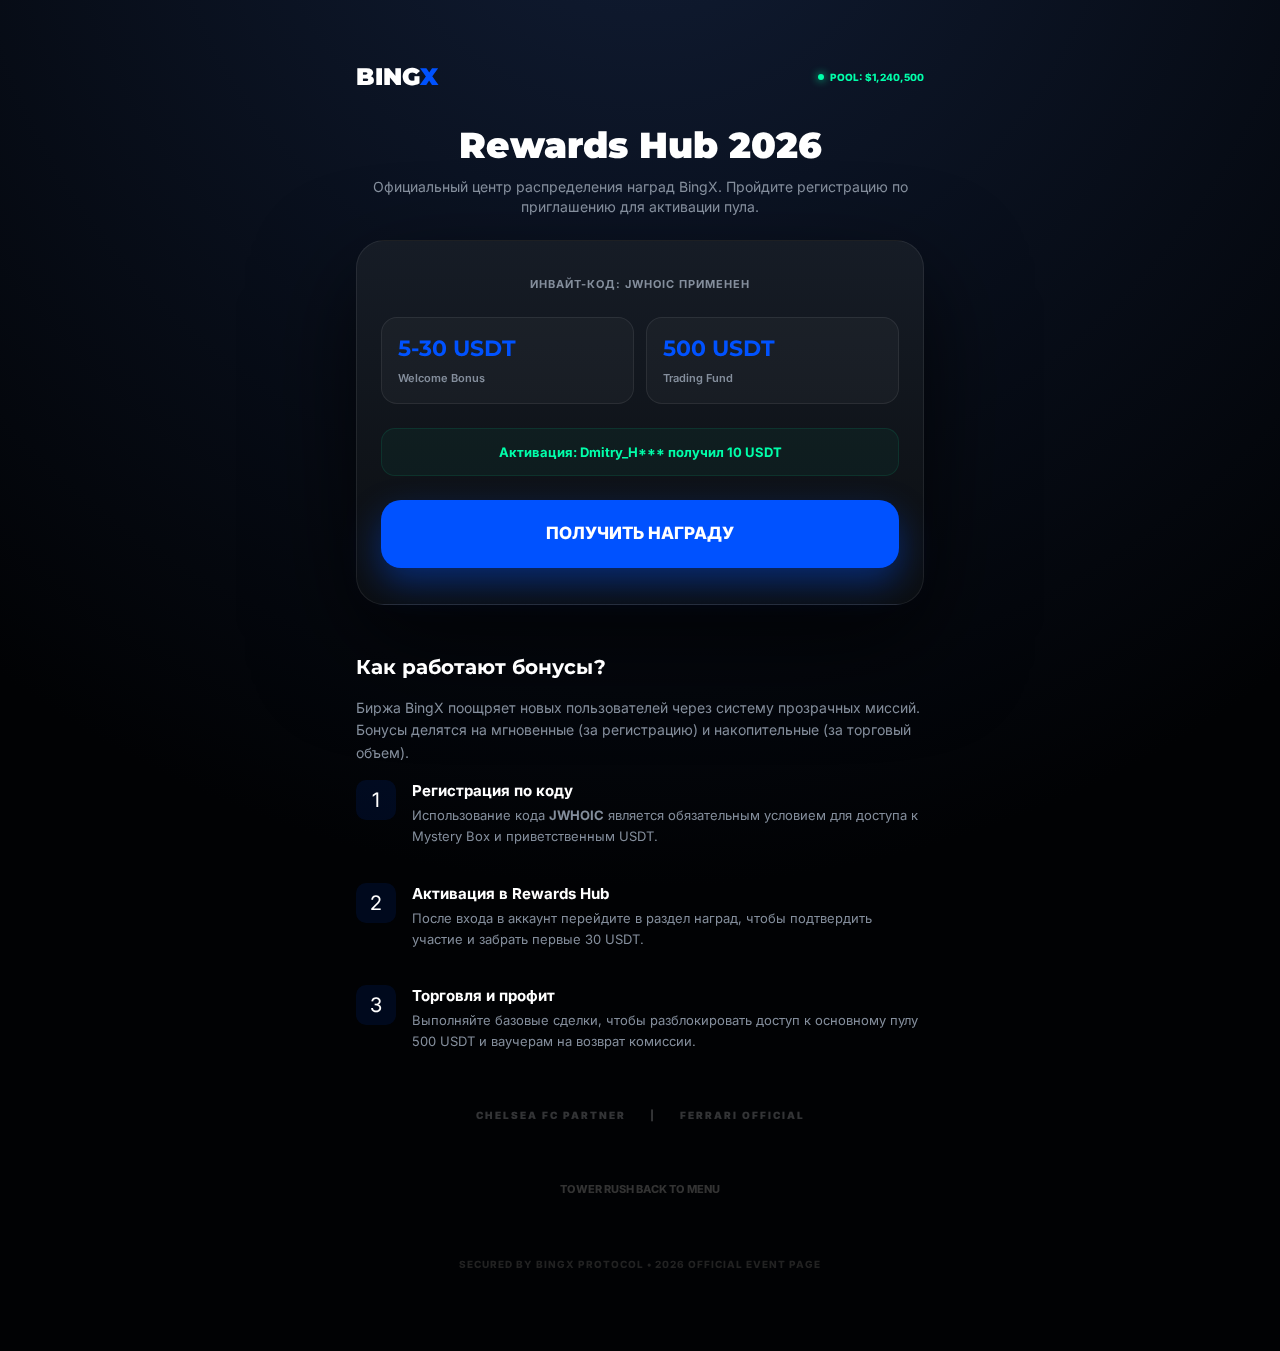
<file: bingx.html>
<!doctype html>
<html lang="ru">
<head>
  <meta charset="utf-8" />
  <meta name="viewport" content="width=device-width, initial-scale=1.0, maximum-scale=1.0, user-scalable=no" />
  
  <title>BingX бонусы: от 100 USDT за регистрацию новичкам</title>
  <meta name="description" content="BingX бонусы: старт 30 USDT и до 500 USDT за активность через Rewards Hub для новичков." />
  <meta name="robots" content="index,follow,max-image-preview:large" />
  <link rel="canonical" href="https://towerrush.vercel.app/bingx.html" />
  <meta property="og:type" content="article" />
  <meta property="og:title" content="BingX бонусы: как получить стартовый бонус BingX и Rewards Hub для новичков" />
  <meta property="og:description" content="BingX бонусы: 5-30 USDT на старте и до 500 USDT за активность. Как получить награды через Rewards Hub — пошагово." />
  <meta property="og:url" content="https://towerrush.app/bingx.html" />
  <meta property="og:image" content="https://i.postimg.cc/cCCyhwZ4/game1.png" />
  <meta name="twitter:card" content="summary_large_image" />

  <link rel="icon" type="image/png" href="https://i.postimg.cc/cCCyhwZ4/game1.png" />
  <link href="https://fonts.googleapis.com/css2?family=Montserrat:wght@800;900&family=Inter:wght@400;500;600;700&display=swap" rel="stylesheet">

  <style>
    :root {
      --primary: #0052ff;
      --bg: #010204;
      --card: #0b0e11;
      --border: rgba(255, 255, 255, 0.08);
      --text-muted: #848e9c;
      --green: #00ffaa;
    }

    * { box-sizing: border-box; margin: 0; padding: 0; -webkit-font-smoothing: antialiased; }
    
    body {
      font-family: 'Inter', sans-serif;
      background-color: var(--bg);
      color: #fff;
      overflow-x: hidden;
      line-height: 1.4;
    }

    .bg-fx {
      position: fixed; inset: 0; z-index: -1;
      background: radial-gradient(circle at 50% -20%, #111d35 0%, var(--bg) 85%);
    }

    .app-wrap { width: 100%; max-width: 500px; margin: 0 auto; padding: 24px 16px 80px; }

    header { display: flex; justify-content: space-between; align-items: center; margin-bottom: 32px; }
    .brand { font-family: 'Montserrat'; font-weight: 900; font-size: 24px; color: #fff; }
    .brand span { color: var(--primary); }
    .live-status { font-size: 10px; font-weight: 800; color: var(--green); display: flex; align-items: center; gap: 6px; }
    .dot { width: 6px; height: 6px; background: var(--green); border-radius: 50%; box-shadow: 0 0 8px var(--green); }

    .hero { text-align: center; margin-bottom: 24px; }
    .hero h1 { font-family: 'Montserrat'; font-size: clamp(28px, 8vw, 36px); font-weight: 900; line-height: 1.1; margin-bottom: 12px; }
    .hero p { color: var(--text-muted); font-size: 14px; padding: 0 10px; }

    .rewards-card {
      background: linear-gradient(180deg, #161c26 0%, #0b0e11 100%);
      border: 1px solid var(--border);
      border-radius: 28px;
      padding: 36px 24px;
      text-align: center;
      box-shadow: 0 40px 100px rgba(0,0,0,0.7);
    }

    .promo-info { font-size: 11px; font-weight: 700; color: var(--text-muted); letter-spacing: 1px; margin-bottom: 24px; }

    .bonus-grid { display: grid; grid-template-columns: 1fr 1fr; gap: 12px; margin-bottom: 24px; }
    .bonus-item { background: rgba(255,255,255,0.03); border: 1px solid var(--border); border-radius: 16px; padding: 16px; text-align: left; }
    .bonus-item b { font-family: 'Montserrat'; font-size: 22px; color: var(--primary); display: block; }
    .bonus-item span { font-size: 11px; color: var(--text-muted); font-weight: 600; }

    .feed-container {
      background: rgba(0, 255, 170, 0.04);
      border: 1px solid rgba(0, 255, 170, 0.1);
      padding: 14px; border-radius: 14px; margin-bottom: 24px;
      min-height: 48px; display: flex; align-items: center; justify-content: center;
    }
    #winner-feed { font-size: 13px; color: var(--green); font-weight: 700; transition: opacity 0.3s; }

    .btn-main {
      display: block; width: 100%; padding: 22px; background: var(--primary);
      color: #fff; text-decoration: none; border-radius: 20px;
      font-weight: 800; font-size: 17px; text-align: center;
      box-shadow: 0 15px 35px rgba(0, 82, 255, 0.4);
      transition: 0.3s;
    }
    .btn-main:active { transform: scale(0.96); }

    .content-area { margin-top: 48px; }
    .content-area h2 { font-family: 'Montserrat'; font-size: 20px; margin-bottom: 16px; }
    .content-area p { color: var(--text-muted); font-size: 14px; margin-bottom: 16px; line-height: 1.6; }

    .feature-step { display: flex; gap: 16px; margin-bottom: 20px; }
    .f-icon { font-size: 20px; background: rgba(0, 82, 255, 0.1); width: 40px; height: 40px; display: flex; align-items: center; justify-content: center; border-radius: 10px; flex-shrink: 0; }
    .f-text h4 { font-size: 15px; font-weight: 700; margin-bottom: 4px; }
    .f-text p { font-size: 13px; color: var(--text-muted); }

    .partners-line {
      display: flex; justify-content: center; gap: 24px; margin-top: 40px; opacity: 0.2;
      font-size: 10px; font-weight: 900; letter-spacing: 2px;
    }

    footer { text-align: center; margin-top: 60px; color: #222; font-size: 10px; font-weight: 800; letter-spacing: 1px; }

    @media (min-width: 768px) { .app-wrap { max-width: 600px; padding-top: 60px; } }
  </style>
</head>
<body>
  <div class="bg-fx"></div>

  <main class="app-wrap">
    <header>
      <div class="brand">BING<span>X</span></div>
      <div class="live-status"><div class="dot"></div> POOL: $1,240,500</div>
    </header>

    <section class="hero">
      <h1>Rewards Hub 2026</h1>
      <p>Официальный центр распределения наград BingX. Пройдите регистрацию по приглашению для активации пула.</p>
    </section>

    <div class="rewards-card">
      <div class="promo-info">ИНВАЙТ-КОД: JWHOIC ПРИМЕНЕН</div>

      <div class="bonus-grid">
        <div class="bonus-item">
          <b>5-30 USDT</b>
          <span>Welcome Bonus</span>
        </div>
        <div class="bonus-item">
          <b>500 USDT</b>
          <span>Trading Fund</span>
        </div>
      </div>

      <div class="feed-container">
        <div id="winner-feed">Инициализация потока данных...</div>
      </div>

      <a href="https://bingxdao.com/invite/JWHOIC/" class="btn-main">ПОЛУЧИТЬ НАГРАДУ</a>
    </div>

    <div class="content-area">
      <h2>Как работают бонусы?</h2>
      <p>Биржа BingX поощряет новых пользователей через систему прозрачных миссий. Бонусы делятся на мгновенные (за регистрацию) и накопительные (за торговый объем).</p>
      
      <div class="feature-step">
        <div class="f-icon">1</div>
        <div class="f-text">
          <h4>Регистрация по коду</h4>
          <p>Использование кода <strong>JWHOIC</strong> является обязательным условием для доступа к Mystery Box и приветственным USDT.</p>
        </div>
      </div>

      <div class="feature-step">
        <div class="f-icon">2</div>
        <div class="f-text">
          <h4>Активация в Rewards Hub</h4>
          <p>После входа в аккаунт перейдите в раздел наград, чтобы подтвердить участие и забрать первые 30 USDT.</p>
        </div>
      </div>

      <div class="feature-step">
        <div class="f-icon">3</div>
        <div class="f-text">
          <h4>Торговля и профит</h4>
          <p>Выполняйте базовые сделки, чтобы разблокировать доступ к основному пулу 500 USDT и ваучерам на возврат комиссии.</p>
        </div>
      </div>
    </div>

    <div class="partners-line">
      <span>CHELSEA FC PARTNER</span>
      <span>|</span>
      <span>FERRARI OFFICIAL</span>
    </div>

    <a href="https://towerrush.vercel.app" style="display: block; text-align: center; color: #333; font-size: 11px; margin-top: 60px; text-decoration: none; font-weight: 800;">TOWER RUSH BACK TO MENU</a>

    <footer>
      SECURED BY BINGX PROTOCOL • 2026 OFFICIAL EVENT PAGE
    </footer>
  </main>

  <script>
    const rewards = [
      "получил 30 USDT", 
      "активировал Mystery Box", 
      "получил 500 USDT бонус", 
      "забирает 5 USDT", 
      "получил 10 USDT", 
      "забирает 20 USDT бонус",
      "активировал приветственный купон"
    ];
    
    const chars = "ABCDEFGHIJKLMNOPQRSTUVWXYZ";

    function generateRandomUser() {
      const isID = Math.random() > 0.5;
      if (isID) {
        const prefix = Math.floor(Math.random() * 900) + 100;
        const suffix = Math.floor(Math.random() * 90) + 10;
        return `ID ${prefix}***${suffix}`;
      } else {
        const char = chars.charAt(Math.floor(Math.random() * chars.length));
        const names = ["Alex", "Max", "Dmitry", "Serg", "Ivan", "Kris", "Elena", "Vikt", "Oleg"];
        const name = names[Math.floor(Math.random() * names.length)];
        return `${name}_${char}***`;
      }
    }

    const feed = document.getElementById('winner-feed');
    
    function updateFeed() {
      feed.style.opacity = '0';
      setTimeout(() => {
        const user = generateRandomUser();
        const reward = rewards[Math.floor(Math.random() * rewards.length)];
        feed.innerText = `Активация: ${user} ${reward}`;
        feed.style.opacity = '1';
      }, 300);
    }
    
    setInterval(updateFeed, 3500);
    updateFeed();
  </script>
</body>
</html>
</file>
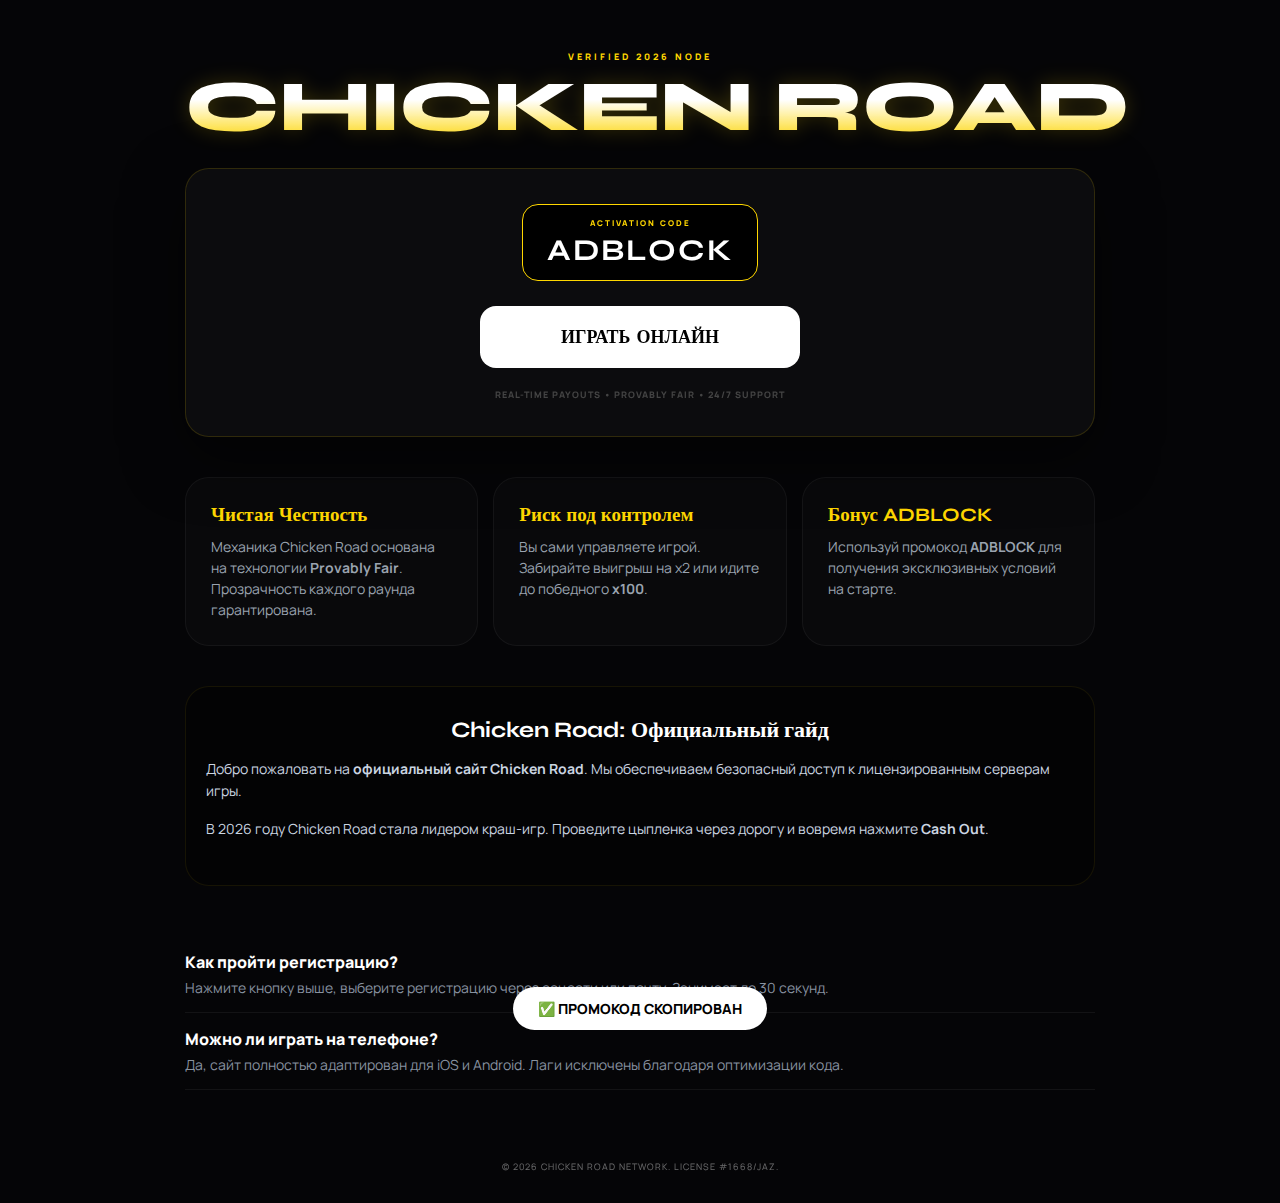
<file: chicken-road.html>
<!DOCTYPE html>
<html lang="ru">
<head>
    <meta charset="UTF-8">
    <meta name="viewport" content="width=device-width, initial-scale=1.0, maximum-scale=1.0, user-scalable=no">
    
    <title>Chicken Road — Играть Онлайн | Официальный Сайт</title>
    <meta name="description" content="Официальный сайт игры Chicken Road. Попробуй сорвать куш x100, используй код ADBLOCK и получи бонус на первый депозит. Лицензированный софт 2026.">

    <link rel="canonical" href="https://towerrush.vercel.app/chicken-road">
    
    <meta property="og:title" content="Chicken Road — Играть Онлайн | Официальный Сайт">
    <meta property="og:description" content="Сорви куш x100 in Chicken Road. Бонус ADBLOCK на первый депозит.">
    <meta property="og:url" content="https://towerrush.vercel.app/chicken-road">
    <meta property="og:type" content="website">

    <link rel="icon" type="image/png" href="chicken.png">

    <script type="application/ld+json">
    {
      "@context": "https://schema.org",
      "@type": "SoftwareApplication",
      "name": "Chicken Road",
      "operatingSystem": "ALL",
      "applicationCategory": "GameApplication",
      "aggregateRating": {
        "@type": "AggregateRating",
        "ratingValue": "4.9",
        "reviewCount": "1250"
      },
      "offers": {
        "@type": "Offer",
        "price": "0",
        "priceCurrency": "RUB"
      }
    }
    </script>

    <link href="https://fonts.googleapis.com/css2?family=Syne:wght@800&family=Manrope:wght@300;600;800&display=swap" rel="stylesheet">

    <style>
        :root {
            --neon-gold: #FFD700;
            --deep-bg: #050507;
            --glass-white: rgba(255, 255, 255, 0.03);
            --road-line: rgba(255, 215, 0, 0.12);
        }

        * { box-sizing: border-box; margin: 0; padding: 0; }
        
        html, body {
            width: 100%;
            overflow-x: hidden;
            background-color: var(--deep-bg);
        }

        body {
            color: #fff;
            font-family: 'Manrope', sans-serif;
            -webkit-font-smoothing: antialiased;
            word-wrap: break-word;
        }

        /* --- ОПТИМИЗАЦИЯ ФОНА ДЛЯ БЕЗЛАГОВОЙ РАБОТЫ --- */
        .game-bg {
            position: fixed;
            top: 0; left: 0; width: 100%; height: 100%;
            z-index: -1;
            background: radial-gradient(circle at 50% 30%, #1a1505 0%, #050507 70%);
            overflow: hidden;
            transform: translateZ(0); /* Аппаратное ускорение */
        }

        .highway-lines {
            position: absolute;
            bottom: 0; left: 50%;
            width: 200%; height: 100%;
            transform: translateX(-50%) perspective(400px) rotateX(65deg);
            background-image: 
                linear-gradient(to bottom, transparent, var(--road-line) 2px, transparent 2px),
                linear-gradient(90deg, transparent 49.6%, var(--road-line) 50%, transparent 50.4%);
            background-size: 100% 80px, 120px 100%;
            mask-image: linear-gradient(to top, rgba(0,0,0,1), transparent);
            -webkit-mask-image: linear-gradient(to top, rgba(0,0,0,1), transparent);
            animation: moveRoad 1.5s linear infinite;
            will-change: background-position; /* Убирает лаги анимации на Android */
        }

        @keyframes moveRoad {
            0% { background-position: 0 0; }
            100% { background-position: 0 80px; }
        }

        .neon-flash {
            position: absolute;
            top: 20%; left: 10%; width: 300px; height: 300px;
            background: var(--neon-gold);
            filter: blur(150px);
            opacity: 0.05;
            pointer-events: none;
        }

        .container { 
            width: 100%;
            max-width: 950px; 
            margin: 0 auto; 
            padding: 0 20px; 
            position: relative; 
        }

        header { padding: 50px 0 25px; text-align: center; }

        /* --- ИСПРАВЛЕНИЕ ЛОГОТИПА --- */
        .logo {
            font-family: 'Syne', sans-serif;
            font-size: clamp(1.8rem, 10vw, 4.5rem); /* Уменьшил базовый размер */
            font-weight: 800;
            text-transform: uppercase;
            letter-spacing: -1px;
            line-height: 1;
            background: linear-gradient(180deg, #fff 40%, var(--neon-gold) 100%);
            -webkit-background-clip: text;
            -webkit-text-fill-color: transparent;
            filter: drop-shadow(0 0 10px rgba(255,215,0,0.2));
            white-space: nowrap; /* Запрет переноса */
            display: inline-block;
        }

        .hero-section {
            background: var(--glass-white);
            border: 1px solid rgba(255, 215, 0, 0.15);
            backdrop-filter: blur(15px); /* Уменьшил блюр для производительности */
            -webkit-backdrop-filter: blur(15px);
            border-radius: 24px;
            padding: 35px 20px;
            text-align: center;
            margin-bottom: 40px;
            box-shadow: 0 20px 60px rgba(0,0,0,0.5);
        }

        .promo-trigger {
            display: inline-block;
            background: #000;
            border: 1px solid var(--neon-gold);
            padding: 12px 24px;
            border-radius: 16px;
            cursor: pointer;
            margin-bottom: 25px;
            max-width: 100%;
            -webkit-tap-highlight-color: transparent;
        }

        .promo-trigger b { 
            font-family: 'Syne'; 
            font-size: clamp(18px, 6vw, 30px);
            color: #fff; 
            letter-spacing: 2px; 
            display: block;
        }

        .play-button {
            display: flex; align-items: center; justify-content: center;
            background: #fff; color: #000;
            padding: 20px; border-radius: 16px;
            font-family: 'Syne'; font-size: 18px; font-weight: 800;
            text-decoration: none; text-transform: uppercase;
            max-width: 320px; margin: 0 auto;
            transition: 0.2s;
        }

        .play-button:active { transform: scale(0.96); }

        .info-grid {
            display: grid;
            grid-template-columns: repeat(auto-fit, minmax(260px, 1fr));
            gap: 15px;
            margin-bottom: 40px;
        }

        .info-card {
            background: rgba(255,255,255,0.02);
            border: 1px solid rgba(255, 255, 255, 0.05);
            padding: 25px; border-radius: 24px;
        }

        .info-card h2 { font-family: 'Syne'; font-size: 19px; color: var(--neon-gold); margin-bottom: 10px; }
        .info-card p { font-size: 14px; color: #9aa3af; line-height: 1.5; }

        .seo-content {
            background: rgba(0,0,0,0.3);
            padding: 30px 20px;
            border-radius: 24px;
            border: 1px solid rgba(255,215,0,0.08);
            margin-bottom: 50px;
        }

        .seo-content h2 { font-family: 'Syne'; font-size: 22px; margin-bottom: 15px; text-align: center; }
        .seo-content p { font-size: 14px; color: #cbd5e1; margin-bottom: 15px; line-height: 1.6; }

        .faq-item { border-bottom: 1px solid rgba(255,255,255,0.06); padding: 15px 0; }
        .faq-q { font-weight: 800; font-size: 16px; margin-bottom: 5px; }
        .faq-a { color: #8892a0; font-size: 14px; }

        footer { padding: 30px 0; text-align: center; opacity: 0.4; font-size: 9px; letter-spacing: 1px; }

        #toast {
            position: fixed;
            bottom: 20px; left: 50%; transform: translateX(-50%) translateY(150px);
            background: #fff; color: #000; padding: 12px 25px;
            border-radius: 50px; font-weight: 800; transition: 0.4s cubic-bezier(0.18, 0.89, 0.32, 1.28); z-index: 1000;
            white-space: nowrap; font-size: 14px;
        }
        #toast.active { transform: translateX(-50%) translateY(0); }

        @media (max-width: 480px) {
            header { padding-top: 35px; }
            .logo { letter-spacing: -0.5px; }
            .hero-section { padding: 25px 15px; }
            .container { padding: 0 15px; }
        }
    </style>
</head>
<body>

<div class="game-bg">
    <div class="highway-lines"></div>
    <div class="neon-flash"></div>
</div>

<div class="container">
    <header>
        <div style="font-size: 9px; letter-spacing: 3px; color: var(--neon-gold); text-transform: uppercase; margin-bottom: 8px; font-weight: 800;">Verified 2026 Node</div>
        <h1 class="logo">CHICKEN ROAD</h1>
    </header>

    <main class="hero-section">
        <div class="promo-trigger" onclick="copyCode()">
            <small style="display: block; font-size: 8px; color: var(--neon-gold); letter-spacing: 2px; margin-bottom: 4px; font-weight: 800;">ACTIVATION CODE</small>
            <b id="code">ADBLOCK</b>
        </div>
        
        <a href="https://one-vv6649.com/casino/list?open=register&sub1=road" class="play-button" rel="nofollow">ИГРАТЬ ОНЛАЙН</a>
        
        <div style="margin-top: 20px; font-size: 9px; color: #444; text-transform: uppercase; letter-spacing: 1px; font-weight: 800;">
            Real-Time Payouts • Provably Fair • 24/7 Support
        </div>
    </main>

    <div class="info-grid">
        <div class="info-card">
            <h2>Чистая Честность</h2>
            <p>Механика Chicken Road основана на технологии <strong>Provably Fair</strong>. Прозрачность каждого раунда гарантирована.</p>
        </div>
        <div class="info-card">
            <h2>Риск под контролем</h2>
            <p>Вы сами управляете игрой. Забирайте выигрыш на x2 или идите до победного <strong>x100</strong>.</p>
        </div>
        <div class="info-card">
            <h2>Бонус ADBLOCK</h2>
            <p>Используй промокод <strong>ADBLOCK</strong> для получения эксклюзивных условий на старте.</p>
        </div>
    </div>

    <article class="seo-content">
        <h2>Chicken Road: Официальный гайд</h2>
        <p>Добро пожаловать на <strong>официальный сайт Chicken Road</strong>. Мы обеспечиваем безопасный доступ к лицензированным серверам игры.</p>
        <p>В 2026 году Chicken Road стала лидером краш-игр. Проведите цыпленка через дорогу и вовремя нажмите <strong>Cash Out</strong>.</p>
    </article>

    <section class="faq-section" style="padding-bottom: 40px;">
        <div class="faq-item">
            <div class="faq-q">Как пройти регистрацию?</div>
            <div class="faq-a">Нажмите кнопку выше, выберите регистрацию через соцсети или почту. Занимает до 30 секунд.</div>
        </div>
        <div class="faq-item">
            <div class="faq-q">Можно ли играть на телефоне?</div>
            <div class="faq-a">Да, сайт полностью адаптирован для iOS и Android. Лаги исключены благодаря оптимизации кода.</div>
        </div>
    </section>

    <footer>
        © 2026 CHICKEN ROAD NETWORK. LICENSE #1668/JAZ.
    </footer>
</div>

<div id="toast">✅ ПРОМОКОД СКОПИРОВАН</div>

<script>
    function copyCode() {
        const text = document.getElementById('code').innerText;
        if (navigator.clipboard && navigator.clipboard.writeText) {
            navigator.clipboard.writeText(text).then(() => {
                showToast();
            });
        } else {
            // Резервный способ для старых браузеров Android
            const textArea = document.createElement("textarea");
            textArea.value = text;
            document.body.appendChild(textArea);
            textArea.select();
            document.execCommand('copy');
            document.body.removeChild(textArea);
            showToast();
        }
    }

    function showToast() {
        const toast = document.getElementById('toast');
        toast.classList.add('active');
        setTimeout(() => toast.classList.remove('active'), 2500);
    }
</script>

</body>
</html>
</file>
